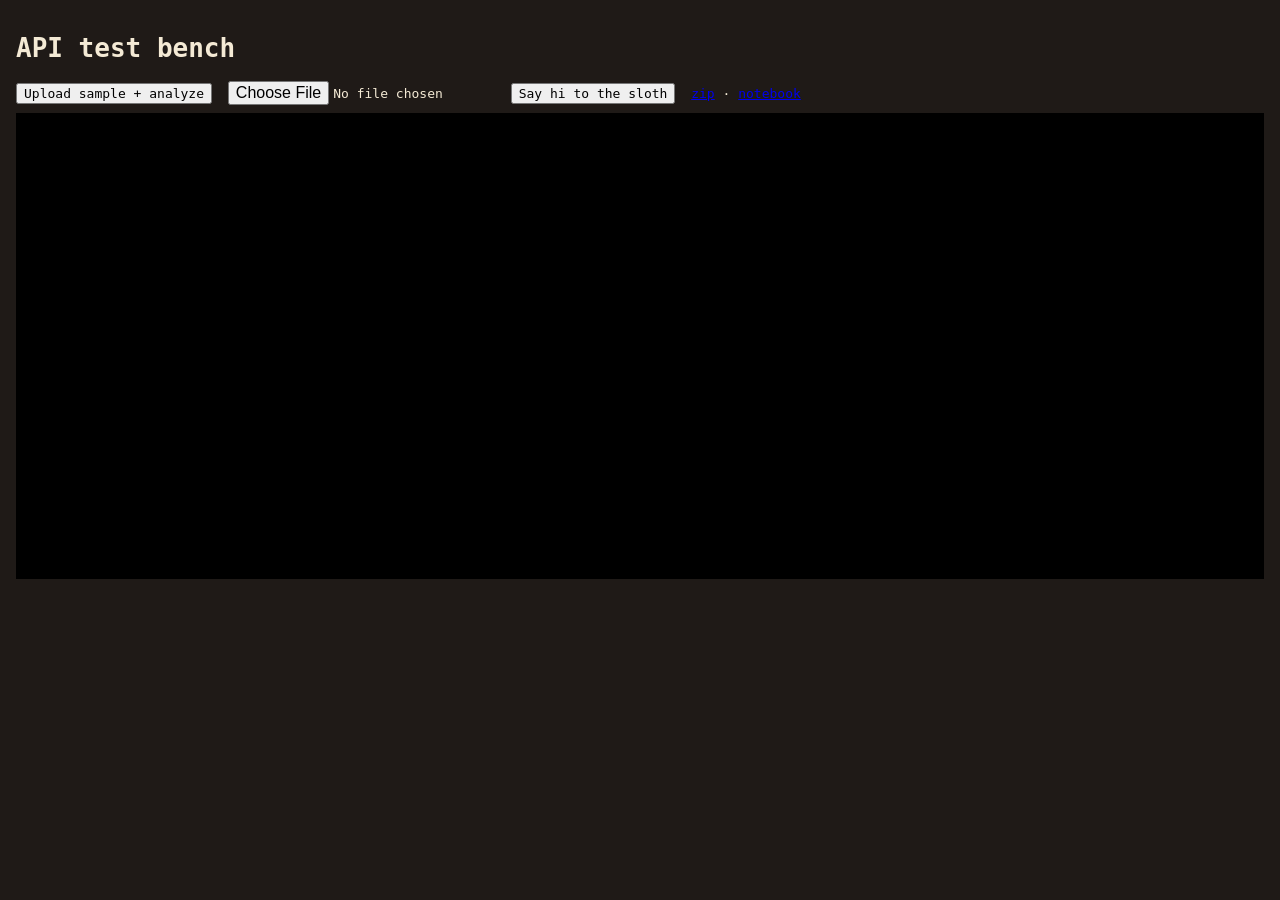
<file: static/dev.html>
<!doctype html>
<html lang="en">
<head>
  <meta charset="utf-8">
  <meta name="viewport" content="width=device-width, initial-scale=1">
  <title>API Test Bench</title>
  <style>
    body { font-family: monospace; background: #1f1a17; color: #f4ead5; padding: 16px; margin: 0; }
    button, input { font: inherit; margin: 0 8px 8px 0; }
    #bars div { margin: 2px 0; white-space: pre; }
    #log { white-space: pre-wrap; background: #000; padding: 8px; height: 50vh; overflow: auto; font-size: 12px; }
  </style>
</head>
<body>
  <!-- Developer page: exercises every endpoint without the pixel UI. -->
  <h1>API test bench</h1>
  <button id="run">Upload sample + analyze</button>
  <input type="file" id="file" accept=".csv,.tsv,.xlsx" aria-label="Upload your own file">
  <button id="chat">Say hi to the sloth</button>
  <a id="zip" href="#">zip</a> · <a id="nb" href="#">notebook</a>
  <div id="bars"></div>
  <div id="log"></div>
  <script type="module">
    const log = (...a) => { const el = document.getElementById('log'); el.textContent += a.join(' ') + '\n'; el.scrollTop = 1e9; };
    const bars = {};
    let jobId = null;

    function drawBar(cat, pct, msg) {
      if (!bars[cat]) { bars[cat] = document.createElement('div'); document.getElementById('bars').append(bars[cat]); }
      const n = Math.round(pct / 5);
      bars[cat].textContent = `${cat.padEnd(10)} [${'#'.repeat(n).padEnd(20, '.')}] ${String(pct).padStart(3)}%  ${msg}`;
    }

    async function analyze(file) {
      const fd = new FormData(); fd.append('file', file);
      const up = await (await fetch('/api/upload', { method: 'POST', body: fd })).json();
      log('upload ->', JSON.stringify({ ...up, columns: up.columns?.length + ' cols' }));
      if (!up.file_id) return;
      ({ job_id: jobId } = await (await fetch('/api/analyze', { method: 'POST', headers: { 'Content-Type': 'application/json' }, body: JSON.stringify({ file_id: up.file_id }) })).json());
      log('job', jobId);
      document.getElementById('zip').href = `/api/export/${jobId}/zip`;
      document.getElementById('nb').href = `/api/export/${jobId}/notebook`;
      const es = new EventSource(`/api/jobs/${jobId}/events`);
      for (const t of ['delegated', 'progress', 'result', 'error', 'done']) {
        es.addEventListener(t, e => {
          const d = JSON.parse(e.data);
          if (t === 'progress') return drawBar(d.cat, d.percent, d.message);
          if (t === 'result') return log('result', d.cat, d.cards.length, 'cards:', d.cards.map(c => c.title).join(' | '));
          log(t, e.data);
          if (t === 'done') es.close();
        });
      }
    }

    document.getElementById('run').onclick = async () => {
      const blob = await (await fetch('/api/sample.csv')).blob();
      analyze(new File([blob], 'cafe_sales_sample.csv', { type: 'text/csv' }));
    };
    document.getElementById('file').onchange = e => e.target.files[0] && analyze(e.target.files[0]);
    document.getElementById('chat').onclick = async () => {
      const r = await (await fetch('/api/chat', { method: 'POST', headers: { 'Content-Type': 'application/json' }, body: JSON.stringify({ job_id: jobId, message: 'how is the data health score?' }) })).json();
      for (const reply of r.replies) log(`${reply.from}:`, reply.reply);
    };
  </script>
</body>
</html>
</file>
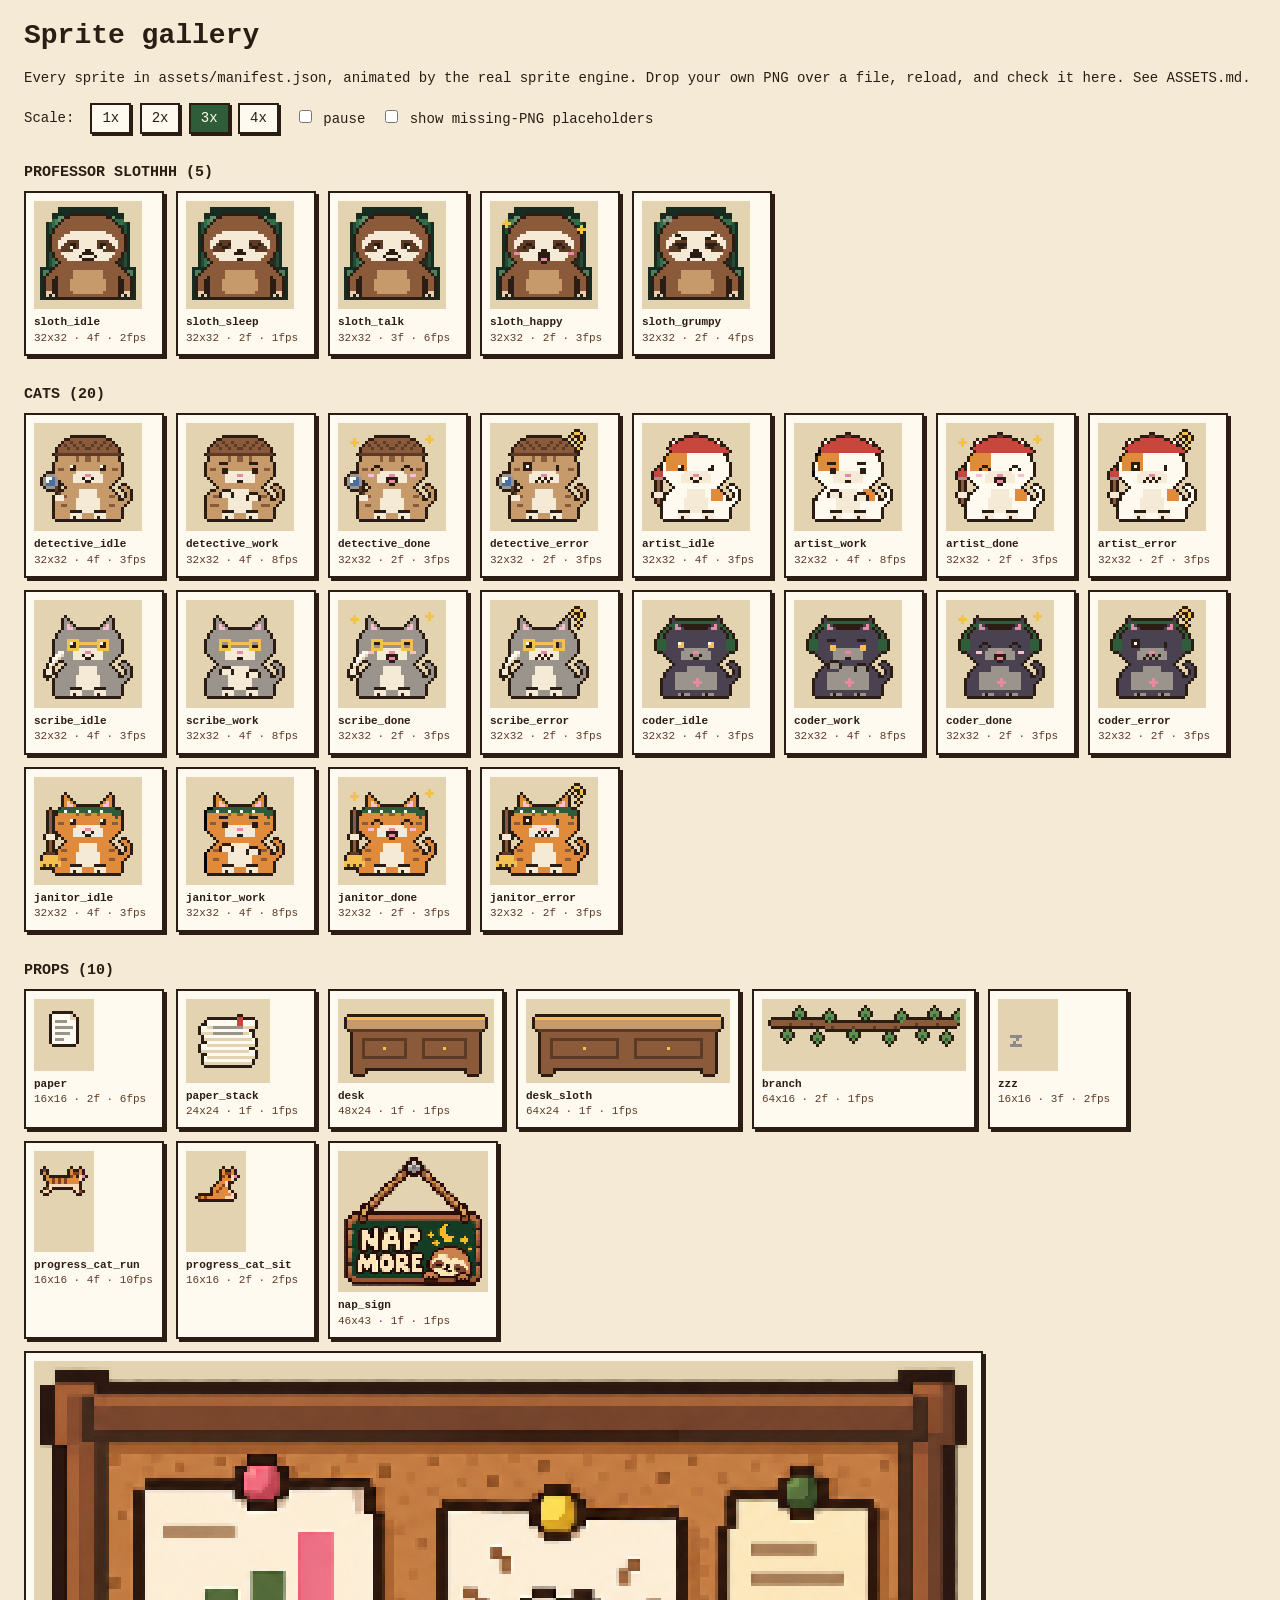
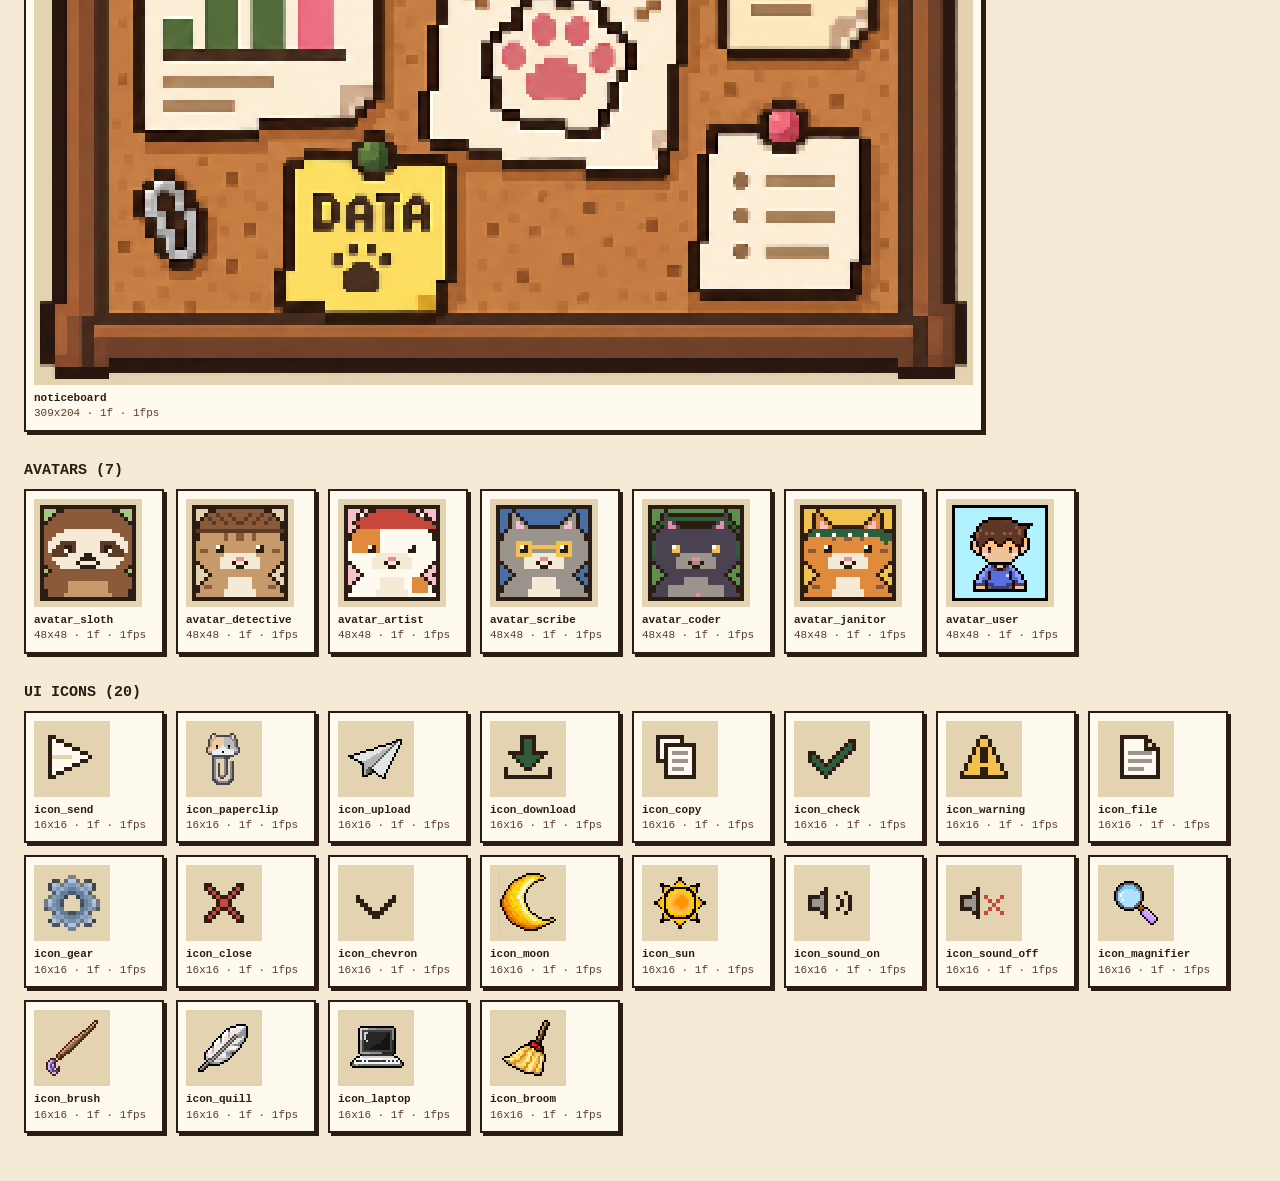
<file: static/sprites.html>
<!doctype html>
<html lang="en">
<head>
  <meta charset="utf-8">
  <meta name="viewport" content="width=device-width, initial-scale=1">
  <title>Sprite Gallery</title>
  <link rel="stylesheet" href="css/palette.css">
  <link rel="stylesheet" href="css/sprites.css">
  <style>
    /* Gallery-only styles; the real app styles arrive in step 3. */
    body { margin: 0; padding: 16px 24px 48px; background: var(--bg); color: var(--text); font: 14px/1.4 monospace; }
    h1 { margin: 0 0 4px; }
    h2 { margin: 28px 0 8px; text-transform: uppercase; font-size: 15px; }
    .bar { display: flex; flex-wrap: wrap; gap: 8px 16px; align-items: center; margin: 12px 0; }
    button { font: inherit; background: var(--surface); color: var(--text); border: 2px solid var(--border);
             box-shadow: 2px 2px 0 var(--shadow); padding: 4px 10px; cursor: pointer; }
    button[aria-pressed="true"] { background: var(--primary); color: var(--on-primary); }
    button:focus-visible, input:focus-visible { outline: 3px solid var(--focus); outline-offset: 2px; }
    .grid { display: flex; flex-wrap: wrap; gap: 12px; }
    .card { background: var(--surface); border: 2px solid var(--border); box-shadow: 3px 3px 0 var(--shadow);
            padding: 8px; display: grid; gap: 6px; justify-items: start; min-width: 120px; }
    .stage { background: var(--surface-2); padding: 6px; }
    .meta { font-size: 11px; color: var(--text-muted); }
    .meta b { color: var(--text); }
  </style>
</head>
<body>
  <h1>Sprite gallery</h1>
  <p>Every sprite in <code>assets/manifest.json</code>, animated by the real sprite engine.
     Drop your own PNG over a file, reload, and check it here. See ASSETS.md.</p>
  <div class="bar" role="toolbar" aria-label="Gallery options">
    <span>Scale:</span>
    <span id="scales"></span>
    <label><input type="checkbox" id="paused"> pause</label>
    <label><input type="checkbox" id="missing"> show missing-PNG placeholders</label>
    <span id="motion" class="meta"></span>
  </div>
  <main id="gallery"></main>
  <script type="module" src="js/sprite-gallery.js"></script>
</body>
</html>
</file>
<file: static/css/palette.css>
/*
 * The palette. Same colours as PALETTE in tools/generate_placeholders.py,
 * so placeholder art and UI match. Night theme overrides the UI roles only.
 */
:root {
  /* raw palette */
  --ink: #2b1d14;
  --cream: #f4ead5;
  --cream-shadow: #e3d3b0;
  --white: #fffaf0;
  --forest: #2f5d3a;
  --leaf: #5f8f4e;
  --mint: #a8c686;
  --wood: #8a5a3b;
  --wood-dark: #5c3b26;
  --tan: #c79a6b;
  --pink: #e98aa3;
  --pink-light: #f6c1cc;
  --red: #c8473d;
  --yellow: #f2c14e;
  --blue: #4a6fa5;
  --grey: #9a948c;
  --charcoal: #4a4250;
  --orange: #e08a3c;

  /* Darker variants for where a colour carries text (not in generate_placeholders.py's palette).
     White on --leaf is 3.65:1 and --orange on white is 2.6:1; these clear the 4.5:1 minimum. */
  --leaf-deep: #4f7d45;    /* white text on it: 4.6:1 */
  --orange-deep: #9c500f;  /* on the white bubble: 5.7:1 */

  /* UI roles */
  --bg: var(--cream);
  --surface: var(--white);
  --surface-2: var(--cream-shadow);
  --text: var(--ink);
  --text-muted: var(--wood-dark);
  --border: var(--ink);
  --accent: var(--pink);
  --primary: var(--forest);
  --on-primary: var(--white);
  --focus: var(--blue);
  --shadow: var(--ink);
}
</file>
<file: static/css/sprites.css>
/* Sprite engine styles. Custom properties are set per element by js/sprites.js. */

.sprite {
  display: inline-block;
  flex: none;
  width: var(--w, 64px);
  height: var(--h, 64px);
  background-repeat: no-repeat;
  background-position: 0 0;
  background-size: var(--sheet-w, 100%) var(--h, 100%);
  image-rendering: pixelated;
  vertical-align: bottom;
}

.sprite--anim {
  animation: sprite-play var(--dur, 1s) steps(var(--frames, 1)) infinite;
}

@keyframes sprite-play {
  from { background-position-x: 0; }
  to { background-position-x: calc(-1 * var(--sheet-w)); }
}

/* Placeholder block when a PNG (or manifest entry) is missing. */
.sprite--missing {
  display: inline-grid;
  place-items: center;
  overflow: hidden;
  background: var(--fallback, #9a948c);
  box-shadow: inset 0 0 0 2px var(--ink, #2b1d14);
  color: var(--ink, #2b1d14);
}

.sprite__label {
  font: 8px/1.1 var(--font-ui, monospace);
  text-align: center;
  padding: 2px;
  word-break: break-word;
  background: rgba(255, 250, 240, 0.85);
}

img.pixel { image-rendering: pixelated; }

@media (prefers-reduced-motion: reduce) {
  .sprite--anim { animation: none; }
}
</file>
